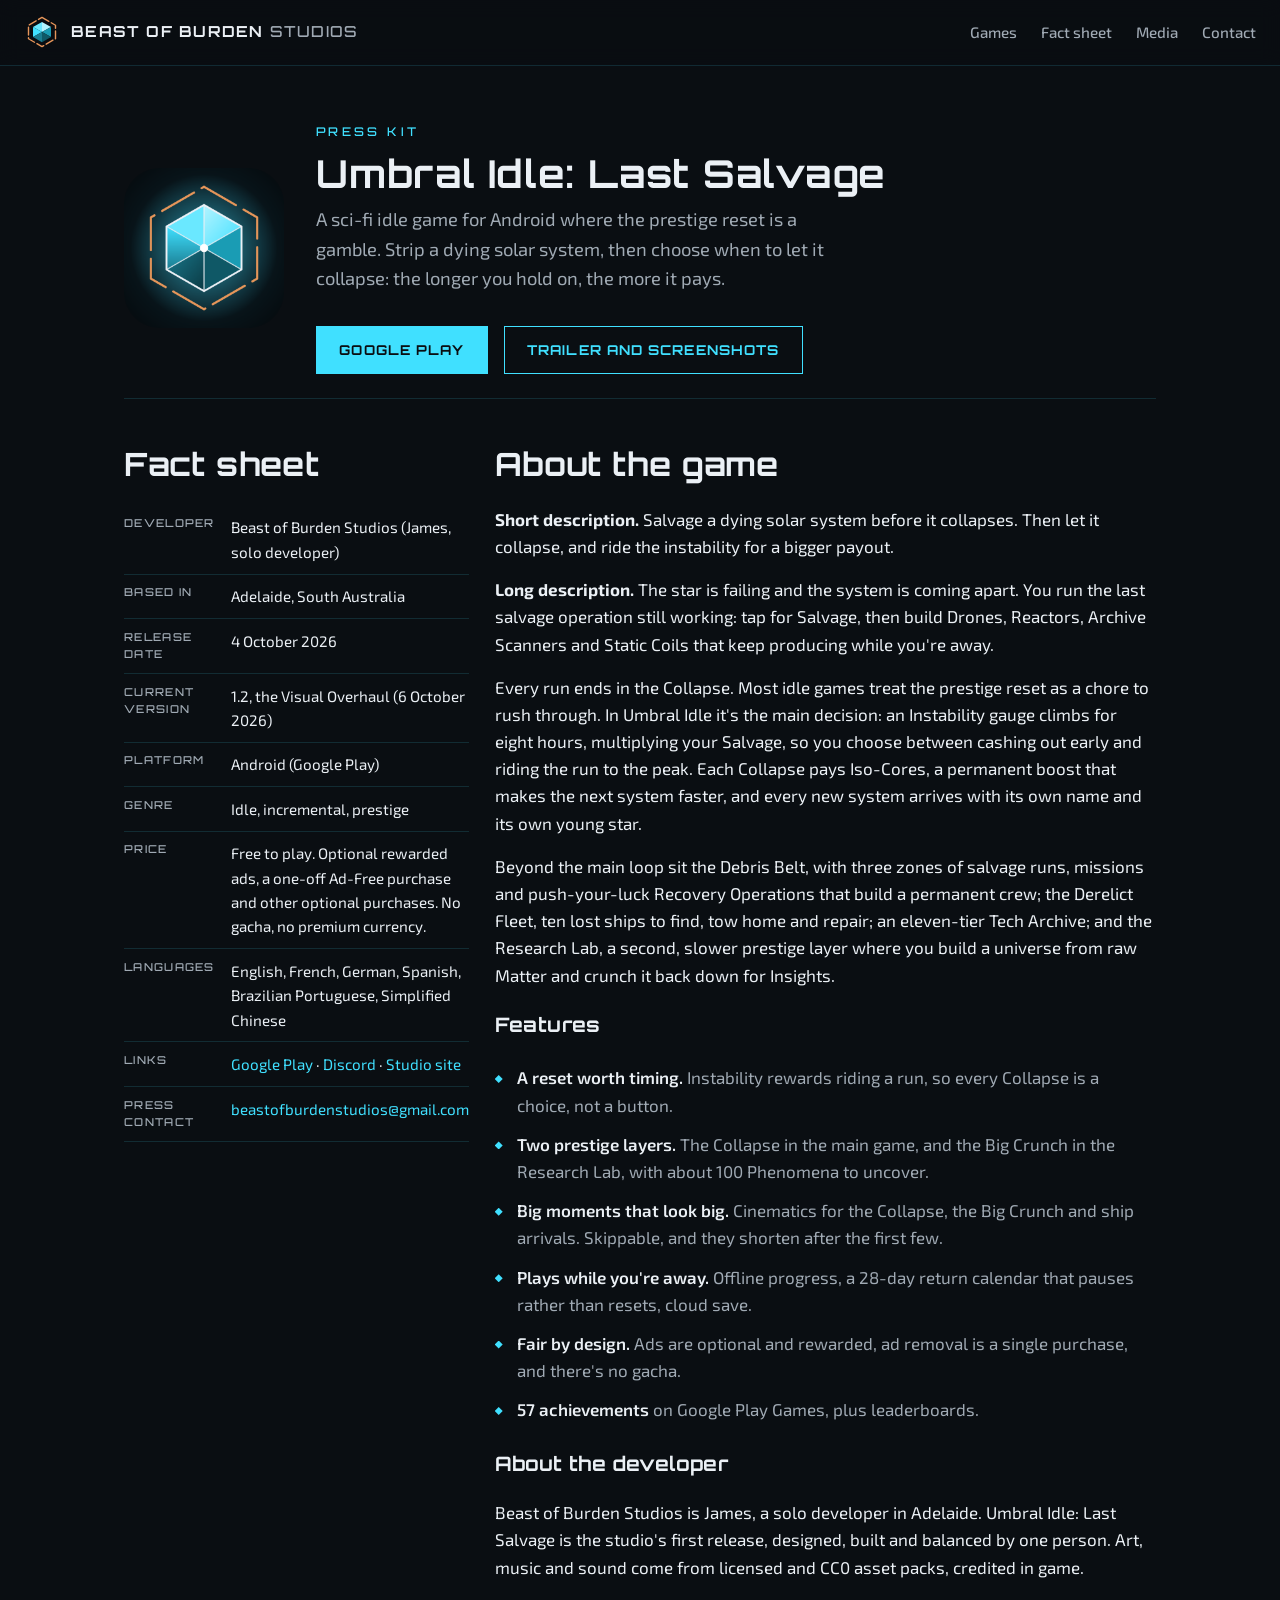
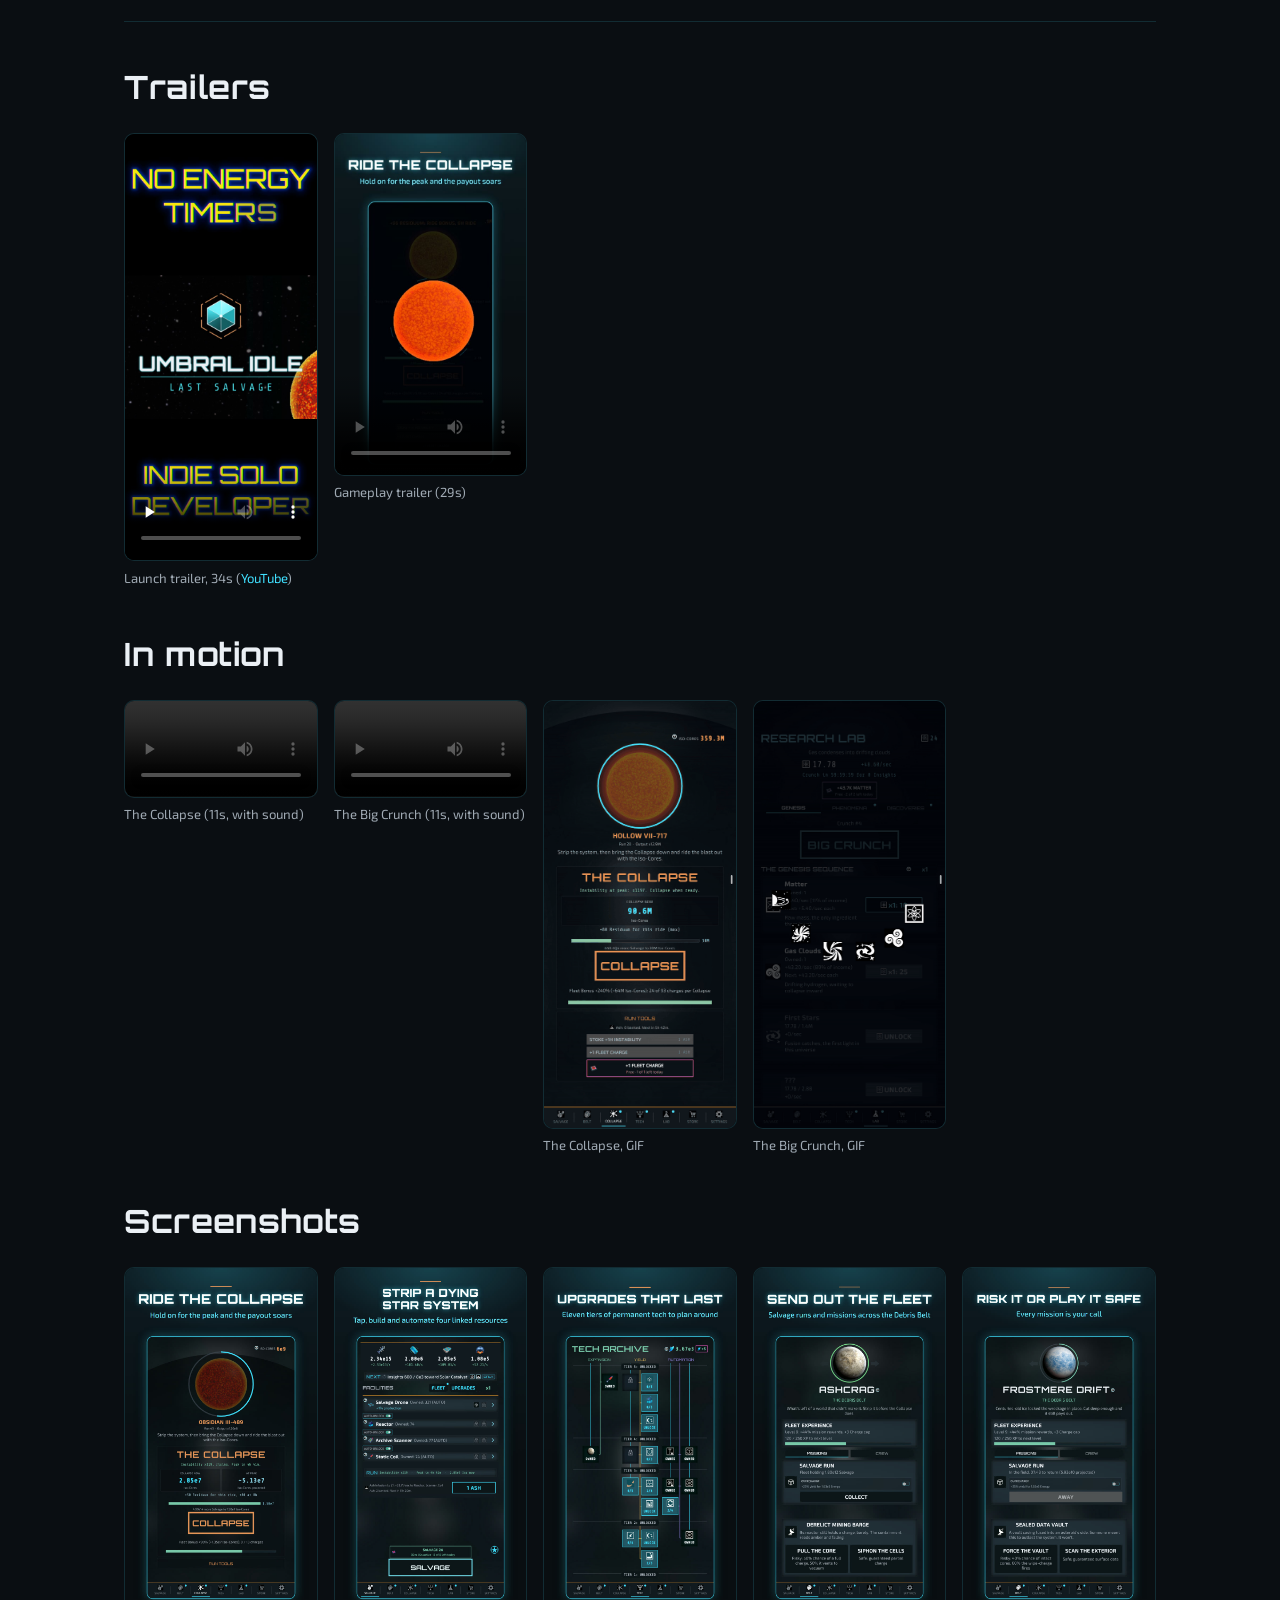
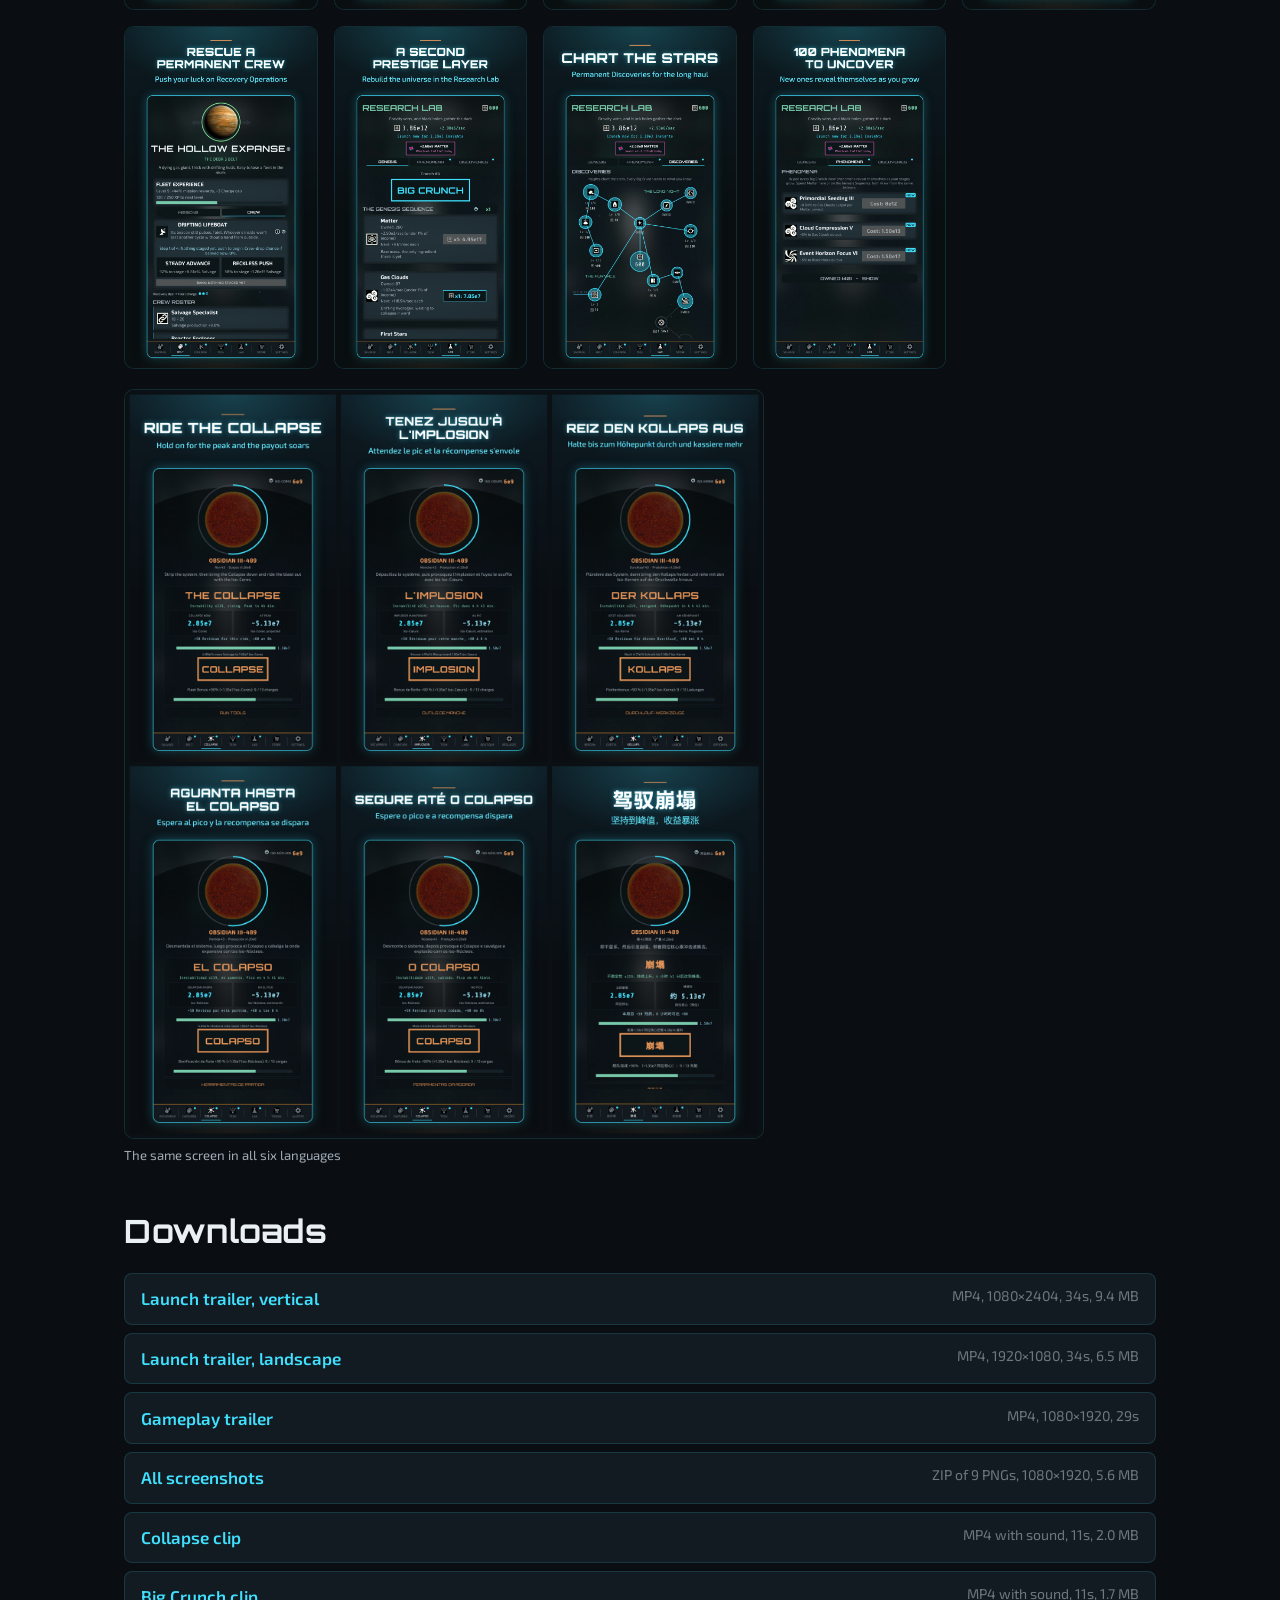
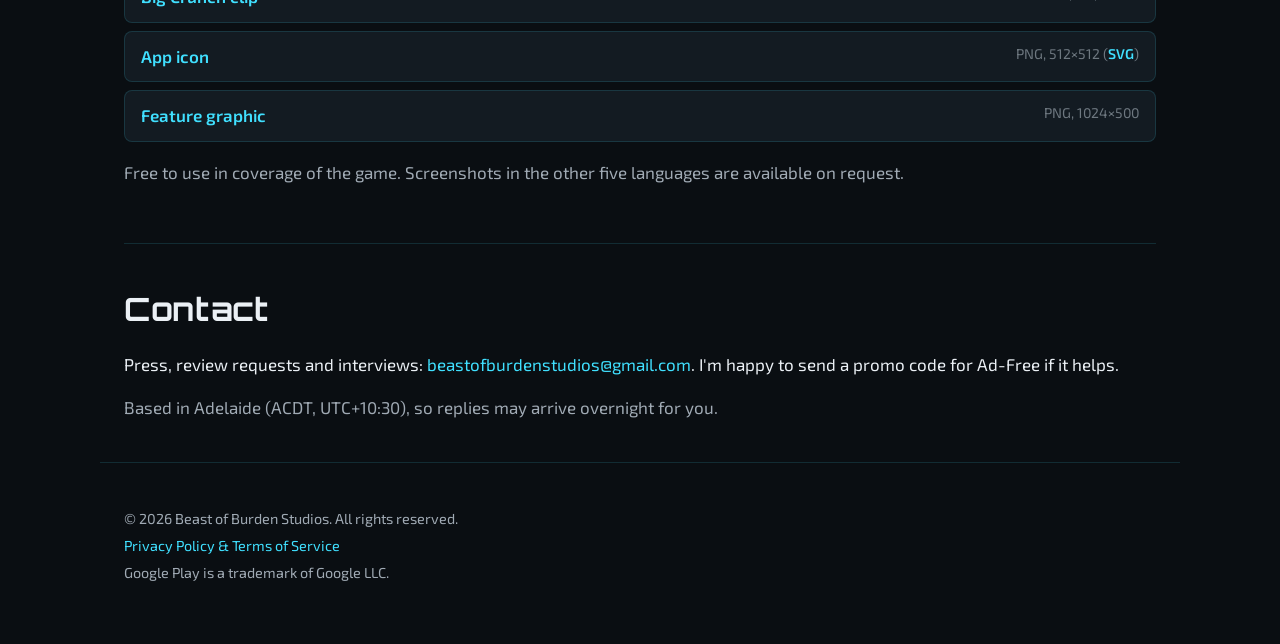
<file: umbral/press/index.html>
<!DOCTYPE html>
<html lang="en">
<head>
<meta charset="UTF-8">
<meta name="viewport" content="width=device-width, initial-scale=1.0">
<title>Umbral Idle: Last Salvage Press Kit</title>
<meta name="description" content="Press kit for Umbral Idle: Last Salvage, a sci-fi idle game for Android by Beast of Burden Studios, a solo developer in Adelaide. Fact sheet, trailer, screenshots, logos and contact.">
<meta property="og:title" content="Umbral Idle: Last Salvage Press Kit">
<meta property="og:description" content="Fact sheet, trailer, screenshots, logos and contact for Umbral Idle: Last Salvage (Android).">
<meta property="og:image" content="https://jumentous.github.io/umbral/press/media/umbral_idle_feature_1024x500.png">
<meta name="theme-color" content="#0a0e12">
<link rel="icon" type="image/png" href="../../assets/umbral-idle-icon.png">
<link rel="preconnect" href="https://fonts.googleapis.com">
<link rel="preconnect" href="https://fonts.gstatic.com" crossorigin>
<link href="https://fonts.googleapis.com/css2?family=Orbitron:wght@500;700&family=Exo+2:ital,wght@0,400;0,500;0,600;1,400;1,500&display=swap" rel="stylesheet">
<link rel="stylesheet" href="../../style.css">
<style>
/* Press kit: reuses the studio site's tokens and type; adds a fact sheet, media grid and download rows. */
.press-hero { padding: 3.5rem 0 1.5rem; display: grid; grid-template-columns: 160px 1fr; gap: 2rem; align-items: center; }
.press-hero img { width: 160px; height: 160px; border-radius: 36px; }
.press-hero h1 { font-size: clamp(1.6rem, 4vw, 2.4rem); margin: 0.25rem 0 0.75rem; }
.press-grid { display: grid; grid-template-columns: minmax(0, 1fr) minmax(0, 2fr); gap: 2.5rem; align-items: start; }
.facts { width: 100%; border-collapse: collapse; font-size: 0.95rem; }
.facts th, .facts td { text-align: left; vertical-align: top; padding: 0.6rem 0; border-bottom: 1px solid var(--rule); }
.facts th { font-family: var(--display); font-size: 0.68rem; letter-spacing: 0.12em; text-transform: uppercase; color: var(--muted); font-weight: 500; width: 38%; padding-right: 1rem; }
.facts td { color: var(--fg); }
.facts a { color: var(--accent); }
.press-media { display: grid; grid-template-columns: repeat(auto-fill, minmax(180px, 1fr)); gap: 1rem; margin: 1.25rem 0; }
.press-media figure { margin: 0; min-width: 0; }
.press-media img, .press-media video { width: 100%; height: auto; display: block; border: 1px solid var(--rule); border-radius: 10px; background: var(--bg); }
.press-media figcaption a { color: var(--accent); }
.press-media figcaption { margin-top: 0.4rem; font-size: 0.82rem; color: var(--muted); }
.downloads { list-style: none; padding: 0; margin: 1rem 0; display: grid; gap: 0.5rem; }
.downloads li { display: flex; flex-wrap: wrap; justify-content: space-between; gap: 0.25rem 1rem; padding: 0.7rem 1rem; background: var(--bg-panel); border: 1px solid var(--rule); border-radius: 8px; }
.downloads a { color: var(--accent); font-weight: 600; }
.downloads span { color: var(--dim); font-size: 0.88rem; }
.press-section h2 { margin-bottom: 1rem; }
.press-section { padding: 2.5rem 0; border-top: 1px solid var(--rule); }
@media (max-width: 820px) {
  .press-grid { grid-template-columns: 1fr; gap: 1.5rem; }
  .press-hero { grid-template-columns: 1fr; gap: 1rem; padding-top: 2.5rem; }
  .press-hero img { width: 112px; height: 112px; border-radius: 26px; }
}
@media (max-width: 520px) {
  .site-nav a[href="#facts"], .site-nav a[href="#media"] { display: none; }
  .facts th { width: 34%; }
  .facts td, .prose { overflow-wrap: anywhere; }
}
</style>
</head>
<body>

<header class="site-header">
  <a class="brand" href="../../" aria-label="Beast of Burden Studios home">
    <svg class="brand-mark" viewBox="0 0 64 64" width="36" height="36" aria-hidden="true">
      <path d="M32 6 L56 20 L56 44 L32 58 L8 44 L8 20 Z" fill="none" stroke="#E6965A" stroke-width="2.5" stroke-dasharray="14 5" stroke-linecap="round" stroke-linejoin="round"/>
      <path d="M32 14 L32 32 L48 23 Z" fill="#B4F4FF"/>
      <path d="M32 14 L16 23 L32 32 Z" fill="#6AE8FF"/>
      <path d="M16 23 L16 41 L32 32 Z" fill="#40E0FF"/>
      <path d="M32 32 L48 23 L48 41 Z" fill="#1A9CB4"/>
      <path d="M16 41 L32 50 L32 32 Z" fill="#1A7C90"/>
      <path d="M32 32 L48 41 L32 50 Z" fill="#0F5866"/>
    </svg>
    <span class="brand-name">Beast of Burden <span class="brand-thin">Studios</span></span>
  </a>
  <nav class="site-nav" aria-label="Primary">
    <a href="../../#games">Games</a>
    <a href="#facts">Fact sheet</a>
    <a href="#media">Media</a>
    <a href="#contact">Contact</a>
  </nav>
</header>

<main>

  <section class="press-hero">
    <img src="media/umbral_idle_icon_512.png" alt="Umbral Idle: Last Salvage app icon" width="160" height="160">
    <div>
      <p class="eyebrow">Press kit</p>
      <h1>Umbral Idle: Last Salvage</h1>
      <p class="lede">A sci-fi idle game for Android where the prestige reset is a gamble. Strip a dying solar system, then choose when to let it collapse: the longer you hold on, the more it pays.</p>
      <div class="hero-actions">
        <a class="button button-primary" href="https://play.google.com/store/apps/details?id=com.beastofburdenstudios.projectiso" target="_blank" rel="noopener">Google Play</a>
        <a class="button button-ghost" href="#media">Trailer and screenshots</a>
      </div>
    </div>
  </section>

  <section id="facts" class="press-section press-grid">
    <div>
      <h2>Fact sheet</h2>
      <table class="facts">
        <tr><th>Developer</th><td>Beast of Burden Studios (James, solo developer)</td></tr>
        <tr><th>Based in</th><td>Adelaide, South Australia</td></tr>
        <tr><th>Release date</th><td>4 October 2026</td></tr>
        <tr><th>Current version</th><td>1.2, the Visual Overhaul (6 October 2026)</td></tr>
        <tr><th>Platform</th><td>Android (Google Play)</td></tr>
        <tr><th>Genre</th><td>Idle, incremental, prestige</td></tr>
        <tr><th>Price</th><td>Free to play. Optional rewarded ads, a one-off Ad-Free purchase and other optional purchases. No gacha, no premium currency.</td></tr>
        <tr><th>Languages</th><td>English, French, German, Spanish, Brazilian Portuguese, Simplified Chinese</td></tr>
        <tr><th>Links</th><td><a href="https://play.google.com/store/apps/details?id=com.beastofburdenstudios.projectiso" target="_blank" rel="noopener">Google Play</a> · <a href="https://discord.gg/URhqsUCgvG" target="_blank" rel="noopener">Discord</a> · <a href="../../">Studio site</a></td></tr>
        <tr><th>Press contact</th><td><a href="mailto:beastofburdenstudios@gmail.com">beastofburdenstudios@gmail.com</a></td></tr>
      </table>
    </div>

    <div class="prose">
      <h2>About the game</h2>
      <p><strong>Short description.</strong> Salvage a dying solar system before it collapses. Then let it collapse, and ride the instability for a bigger payout.</p>
      <p><strong>Long description.</strong> The star is failing and the system is coming apart. You run the last salvage operation still working: tap for Salvage, then build Drones, Reactors, Archive Scanners and Static Coils that keep producing while you're away.</p>
      <p>Every run ends in the Collapse. Most idle games treat the prestige reset as a chore to rush through. In Umbral Idle it's the main decision: an Instability gauge climbs for eight hours, multiplying your Salvage, so you choose between cashing out early and riding the run to the peak. Each Collapse pays Iso-Cores, a permanent boost that makes the next system faster, and every new system arrives with its own name and its own young star.</p>
      <p>Beyond the main loop sit the Debris Belt, with three zones of salvage runs, missions and push-your-luck Recovery Operations that build a permanent crew; the Derelict Fleet, ten lost ships to find, tow home and repair; an eleven-tier Tech Archive; and the Research Lab, a second, slower prestige layer where you build a universe from raw Matter and crunch it back down for Insights.</p>
      <h3>Features</h3>
      <ul class="feature-list">
        <li><span class="feature-title">A reset worth timing.</span> Instability rewards riding a run, so every Collapse is a choice, not a button.</li>
        <li><span class="feature-title">Two prestige layers.</span> The Collapse in the main game, and the Big Crunch in the Research Lab, with about 100 Phenomena to uncover.</li>
        <li><span class="feature-title">Big moments that look big.</span> Cinematics for the Collapse, the Big Crunch and ship arrivals. Skippable, and they shorten after the first few.</li>
        <li><span class="feature-title">Plays while you're away.</span> Offline progress, a 28-day return calendar that pauses rather than resets, cloud save.</li>
        <li><span class="feature-title">Fair by design.</span> Ads are optional and rewarded, ad removal is a single purchase, and there's no gacha.</li>
        <li><span class="feature-title">57 achievements</span> on Google Play Games, plus leaderboards.</li>
      </ul>
      <h3>About the developer</h3>
      <p>Beast of Burden Studios is James, a solo developer in Adelaide. Umbral Idle: Last Salvage is the studio's first release, designed, built and balanced by one person. Art, music and sound come from licensed and CC0 asset packs, credited in game.</p>
    </div>
  </section>

  <section id="media" class="press-section">
    <h2>Trailers</h2>
    <div class="press-media">
      <figure>
        <video controls preload="none" playsinline poster="media/launch_trailer_poster.jpg" width="1080" height="2404">
          <source src="media/umbral_launch_trailer_vertical.mp4" type="video/mp4">
        </video>
        <figcaption>Launch trailer, 34s (<a href="https://youtube.com/shorts/GBGlV24xF-A" target="_blank" rel="noopener">YouTube</a>)</figcaption>
      </figure>
      <figure>
        <video controls preload="metadata" playsinline poster="media/trailer_poster.jpg" width="1080" height="1920">
          <source src="media/umbral_trailer_30s.mp4" type="video/mp4">
        </video>
        <figcaption>Gameplay trailer (29s)</figcaption>
      </figure>
    </div>

    <h2 style="margin-top:2.5rem">In motion</h2>
    <div class="press-media">
      <figure>
        <video controls preload="metadata" playsinline width="1080" height="2404"><source src="media/collapse_cinematic.mp4" type="video/mp4"></video>
        <figcaption>The Collapse (11s, with sound)</figcaption>
      </figure>
      <figure>
        <video controls preload="metadata" playsinline width="1080" height="2404"><source src="media/big_crunch_cinematic.mp4" type="video/mp4"></video>
        <figcaption>The Big Crunch (11s, with sound)</figcaption>
      </figure>
      <figure>
        <img src="../../assets/screenshots/umbral/collapse_cinematic.gif" alt="The Collapse cinematic as a GIF" width="480" height="1069" loading="lazy">
        <figcaption>The Collapse, GIF</figcaption>
      </figure>
      <figure>
        <img src="../../assets/screenshots/umbral/big_crunch_cinematic.gif" alt="The Big Crunch cinematic as a GIF" width="480" height="1069" loading="lazy">
        <figcaption>The Big Crunch, GIF</figcaption>
      </figure>
    </div>

    <h2 style="margin-top:2.5rem">Screenshots</h2>
    <div class="press-media">
      <figure><img src="../../assets/screenshots/umbral/01_collapse.jpg" alt="Ride the Collapse: the Collapse screen" width="720" height="1280" loading="lazy"></figure>
      <figure><img src="../../assets/screenshots/umbral/02_salvage.jpg" alt="Strip a dying star system: the Salvage screen" width="720" height="1280" loading="lazy"></figure>
      <figure><img src="../../assets/screenshots/umbral/03_archive.jpg" alt="Upgrades that last: the Tech Archive" width="720" height="1280" loading="lazy"></figure>
      <figure><img src="../../assets/screenshots/umbral/04_belt.jpg" alt="Send out the fleet: the Debris Belt" width="720" height="1280" loading="lazy"></figure>
      <figure><img src="../../assets/screenshots/umbral/05_belt_frostmere.jpg" alt="Risk it or play it safe: missions on Frostmere Drift" width="720" height="1280" loading="lazy"></figure>
      <figure><img src="../../assets/screenshots/umbral/06_belt_crew.jpg" alt="Rescue a permanent crew: a Recovery Operation" width="720" height="1280" loading="lazy"></figure>
      <figure><img src="../../assets/screenshots/umbral/07_lab.jpg" alt="A second prestige layer: the Research Lab" width="720" height="1280" loading="lazy"></figure>
      <figure><img src="../../assets/screenshots/umbral/08_lab_discoveries.jpg" alt="Chart the stars: the Discoveries star chart" width="720" height="1280" loading="lazy"></figure>
      <figure><img src="../../assets/screenshots/umbral/09_lab_phenomena.jpg" alt="100 Phenomena to uncover" width="720" height="1280" loading="lazy"></figure>
    </div>
    <figure class="press-media" style="display:block">
      <img src="media/languages_collapse.png" alt="The Collapse screen in English, French, German, Spanish, Brazilian Portuguese and Simplified Chinese" width="1668" height="1956" loading="lazy" style="max-width:640px">
      <figcaption>The same screen in all six languages</figcaption>
    </figure>

    <h2 style="margin-top:2.5rem">Downloads</h2>
    <ul class="downloads">
      <li><a href="media/umbral_launch_trailer_vertical.mp4" download>Launch trailer, vertical</a><span>MP4, 1080×2404, 34s, 9.4 MB</span></li>
      <li><a href="media/umbral_launch_trailer_landscape.mp4" download>Launch trailer, landscape</a><span>MP4, 1920×1080, 34s, 6.5 MB</span></li>
      <li><a href="media/umbral_trailer_30s.mp4" download>Gameplay trailer</a><span>MP4, 1080×1920, 29s</span></li>
      <li><a href="media/umbral_idle_screenshots_1080x1920.zip" download>All screenshots</a><span>ZIP of 9 PNGs, 1080×1920, 5.6 MB</span></li>
      <li><a href="media/collapse_cinematic.mp4" download>Collapse clip</a><span>MP4 with sound, 11s, 2.0 MB</span></li>
      <li><a href="media/big_crunch_cinematic.mp4" download>Big Crunch clip</a><span>MP4 with sound, 11s, 1.7 MB</span></li>
      <li><a href="media/umbral_idle_icon_512.png" download>App icon</a><span>PNG, 512×512 (<a href="media/umbral_idle_icon.svg" download>SVG</a>)</span></li>
      <li><a href="media/umbral_idle_feature_1024x500.png" download>Feature graphic</a><span>PNG, 1024×500</span></li>
    </ul>
    <p class="muted">Free to use in coverage of the game. Screenshots in the other five languages are available on request.</p>
  </section>

  <section id="contact" class="press-section">
    <h2>Contact</h2>
    <div class="prose">
      <p>Press, review requests and interviews: <a href="mailto:beastofburdenstudios@gmail.com">beastofburdenstudios@gmail.com</a>. I'm happy to send a promo code for Ad-Free if it helps.</p>
      <p class="muted">Based in Adelaide (ACDT, UTC+10:30), so replies may arrive overnight for you.</p>
    </div>
  </section>

</main>

<footer class="site-footer">
  <p>&copy; 2026 Beast of Burden Studios. All rights reserved.</p>
  <p><a href="https://jumentous.github.io/Project-ISO/">Privacy Policy &amp; Terms of Service</a></p>
  <p class="muted">Google Play is a trademark of Google LLC.</p>
</footer>

</body>
</html>
</file>
<file: style.css>
/* Beast of Burden Studios — studio site.
   Palette lifted from the game's UI (MVP.uss): near-black ground,
   accent cyan, ember orange, cool grey text. Type: Orbitron for display,
   Exo 2 for body — the same pairing the game uses. */

:root {
  --bg: #0a0e12;
  --bg-raised: #10161c;
  --bg-panel: #131b22;
  --fg: #ebf0f5;
  --muted: #a0aab4;
  --dim: #6e7880;
  --accent: #40e0ff;
  --accent-deep: #1a9cb4;
  --ember: #e6965a;
  --brass: #e0aa48;
  --rule: rgba(64, 224, 255, 0.14);
  --max: 1080px;
  --display: "Orbitron", "Eurostile", "Bank Gothic", system-ui, sans-serif;
  --body: "Exo 2", "Segoe UI", system-ui, sans-serif;
}

* { box-sizing: border-box; }
html { scroll-behavior: smooth; }
body {
  margin: 0;
  background: var(--bg);
  color: var(--fg);
  font-family: var(--body);
  font-size: 17px;
  line-height: 1.6;
  -webkit-font-smoothing: antialiased;
}
img { max-width: 100%; height: auto; display: block; }
a { color: var(--accent); text-decoration: none; }
a:hover { color: #a0eeff; text-decoration: underline; text-underline-offset: 3px; }

h1, h2, h3, .brand-name, .button, .eyebrow {
  font-family: var(--display);
  letter-spacing: 0.02em;
}
h1 {
  font-size: clamp(2.2rem, 5.5vw, 4rem);
  line-height: 1.05;
  margin: 0 0 1.25rem;
  font-weight: 700;
}
h2 {
  font-size: clamp(1.4rem, 3vw, 2rem);
  margin: 0;
  font-weight: 700;
}
.eyebrow {
  color: var(--accent);
  font-size: 0.75rem;
  letter-spacing: 0.28em;
  text-transform: uppercase;
  margin: 0 0 0.75rem;
  font-weight: 500;
}
.muted { color: var(--muted); }

/* Header */
.site-header {
  position: sticky;
  top: 0;
  z-index: 10;
  display: flex;
  align-items: center;
  justify-content: space-between;
  gap: 1rem;
  padding: 0.9rem 1.5rem;
  background: rgba(10, 14, 18, 0.85);
  backdrop-filter: blur(10px);
  border-bottom: 1px solid var(--rule);
}
.brand {
  display: flex;
  align-items: center;
  gap: 0.7rem;
  color: var(--fg);
}
.brand:hover { text-decoration: none; color: var(--fg); }
.brand-mark { flex-shrink: 0; }
.brand-name {
  font-size: 0.95rem;
  font-weight: 700;
  letter-spacing: 0.08em;
  text-transform: uppercase;
}
.brand-thin { font-weight: 500; color: var(--muted); }
.site-nav { display: flex; gap: 1.5rem; }
.site-nav a {
  color: var(--muted);
  font-size: 0.95rem;
  font-weight: 500;
}
.site-nav a:hover { color: var(--accent); text-decoration: none; }

/* Layout */
main { max-width: var(--max); margin: 0 auto; padding: 0 1.5rem; }
.section {
  padding: 4.5rem 0;
  border-top: 1px solid var(--rule);
}
.section-head { margin-bottom: 2rem; }
.section-split {
  display: grid;
  grid-template-columns: minmax(0, 1fr) minmax(0, 2fr);
  gap: 2rem 4rem;
}
.section-split .section-head { margin-bottom: 0; }
.prose p { margin: 0 0 1rem; }
.prose p:last-child { margin-bottom: 0; }

/* Hero */
.hero {
  display: grid;
  grid-template-columns: minmax(0, 3fr) minmax(0, 2fr);
  align-items: center;
  gap: 3rem;
  padding: 5rem 0 5.5rem;
  min-height: min(70vh, 640px);
}
.lede {
  font-size: 1.15rem;
  color: var(--muted);
  max-width: 34rem;
  margin: 0 0 2rem;
}
.hero-actions, .game-actions {
  display: flex;
  flex-wrap: wrap;
  align-items: center;
  gap: 1rem;
}
.hero-art {
  position: relative;
  aspect-ratio: 1;
  max-width: 420px;
  width: 100%;
  justify-self: center;
}
.hero-art::before {
  content: "";
  position: absolute;
  inset: 8%;
  border-radius: 50%;
  background: radial-gradient(circle, rgba(220, 80, 70, 0.28) 0%, rgba(220, 80, 70, 0) 68%);
}
.hero-art::after {
  content: "";
  position: absolute;
  inset: 4%;
  border-radius: 50%;
  border: 1.5px solid var(--accent);
  opacity: 0.35;
  transform: rotate(-18deg) scaleY(0.36);
}
.hero-sun {
  position: absolute;
  width: 62%;
  left: 19%;
  top: 14%;
  filter: drop-shadow(0 0 40px rgba(220, 80, 70, 0.35));
  animation: drift 14s ease-in-out infinite;
}
.hero-planet {
  position: absolute;
  width: 20%;
  right: 4%;
  bottom: 14%;
  filter: drop-shadow(0 0 16px rgba(64, 224, 255, 0.35));
  animation: drift 9s ease-in-out infinite reverse;
}
@keyframes drift {
  0%, 100% { transform: translateY(0); }
  50% { transform: translateY(-8px); }
}
@media (prefers-reduced-motion: reduce) {
  .hero-sun, .hero-planet { animation: none; }
  html { scroll-behavior: auto; }
}

/* Buttons */
.button {
  display: inline-flex;
  align-items: center;
  justify-content: center;
  min-height: 48px;
  padding: 0.7rem 1.4rem;
  border: 1.5px solid var(--accent);
  font-size: 0.85rem;
  font-weight: 700;
  letter-spacing: 0.08em;
  text-transform: uppercase;
  color: var(--accent);
  background: transparent;
  transition: background 0.15s, color 0.15s, box-shadow 0.15s;
}
.button:hover { text-decoration: none; }
.button-primary { background: var(--accent); color: var(--bg); }
.button-primary:hover { background: #7ae9ff; color: var(--bg); box-shadow: 0 0 24px rgba(64, 224, 255, 0.35); }
.button-ghost:hover { background: rgba(64, 224, 255, 0.12); color: var(--accent); }
.button-disabled {
  border-color: var(--dim);
  color: var(--muted);
  cursor: default;
}
.text-link { font-size: 0.95rem; }

/* Game card */
.game-card {
  display: grid;
  grid-template-columns: 160px minmax(0, 1fr);
  gap: 2rem;
  padding: 2rem;
  background: var(--bg-panel);
  border: 1px solid var(--rule);
  position: relative;
}
.game-card::before,
.game-card::after {
  content: "";
  position: absolute;
  width: 18px;
  height: 18px;
  border: 2px solid var(--accent);
}
.game-card::before { top: -1px; left: -1px; border-right: 0; border-bottom: 0; }
.game-card::after { bottom: -1px; right: -1px; border-left: 0; border-top: 0; }
.game-icon {
  width: 160px;
  height: 160px;
  border-radius: 36px;
  box-shadow: 0 20px 50px rgba(0, 0, 0, 0.55);
}
.game-card + .game-card { margin-top: 2rem; }
.game-title {
  font-size: clamp(1.25rem, 2.4vw, 1.6rem);
  margin: 0 0 0.25rem;
  font-weight: 700;
}
/* Temptation has no sourced art yet: an honest placeholder panel, same
   footprint as the Umbral icon, never a stand-in illustration. */
.game-art--placeholder {
  width: 160px;
  height: 160px;
  border-radius: 36px;
  border: 1.5px dashed rgba(230, 150, 90, 0.5);
  background: rgba(230, 150, 90, 0.06);
  display: flex;
  flex-direction: column;
  align-items: center;
  justify-content: center;
  gap: 0.25rem;
  position: relative;
}
.game-art--placeholder svg { width: 96px; height: 96px; }
.game-art-note {
  position: absolute;
  bottom: 12px;
  font-family: var(--display);
  font-size: 0.6rem;
  letter-spacing: 0.18em;
  text-transform: uppercase;
  color: var(--ember);
}
.game-card--fantasy::before,
.game-card--fantasy::after { border-color: var(--ember); }
.feature-list.feature-list--ember li::before { background: var(--ember); }
/* Lay the Line: brass accent from the game's own palette */
.game-card--rail::before,
.game-card--rail::after { border-color: var(--brass); }
.game-tag.game-tag--rail { color: var(--brass); }
.feature-list.feature-list--rail li::before { background: var(--brass); }
.game-banner {
  display: block;
  width: 100%;
  height: auto;
  margin: 0 0 1.25rem;
  border: 1px solid var(--rule);
  border-radius: 10px;
  image-rendering: pixelated;
}
.game-tag {
  color: var(--ember);
  font-family: var(--display);
  font-size: 0.75rem;
  letter-spacing: 0.18em;
  text-transform: uppercase;
  margin: 0.25rem 0 1rem;
}
.game-body p { margin-top: 0; }
.feature-list {
  list-style: none;
  padding: 0;
  margin: 1.5rem 0;
  display: grid;
  gap: 0.75rem;
}
.feature-list li {
  padding-left: 1.4rem;
  position: relative;
  color: var(--muted);
}
.feature-list li::before {
  content: "";
  position: absolute;
  left: 0;
  top: 0.62em;
  width: 8px;
  height: 8px;
  background: var(--accent);
  clip-path: polygon(50% 0, 100% 50%, 50% 100%, 0 50%);
}
.feature-title { color: var(--fg); font-weight: 600; }

/* Screenshot strip — horizontally scrollable row of portrait phone
   captures inside the Umbral card; snap per shot, no scrollbar chrome
   theming beyond a thin accent track. */
.screenshot-strip {
  display: flex;
  gap: 1rem;
  margin: 1.5rem 0;
  overflow-x: auto;
  scroll-snap-type: x proximity;
  padding-bottom: 0.75rem;
  scrollbar-color: var(--accent-deep) var(--bg-raised);
  scrollbar-width: thin;
}
.screenshot {
  margin: 0;
  flex-shrink: 0;
  scroll-snap-align: start;
}
.screenshot img {
  height: 380px;
  width: auto;
  border: 1px solid var(--rule);
  border-radius: 10px;
  background: var(--bg);
}
.screenshot iframe {
  display: block;
  height: 380px;
  width: 214px;
  border: 1px solid var(--rule);
  border-radius: 10px;
  background: var(--bg);
}
.screenshot figcaption {
  margin-top: 0.5rem;
  font-family: var(--display);
  font-size: 0.65rem;
  letter-spacing: 0.18em;
  text-transform: uppercase;
  color: var(--muted);
  text-align: center;
}

/* Footer */
.site-footer {
  max-width: var(--max);
  margin: 0 auto;
  padding: 2.5rem 1.5rem 3.5rem;
  border-top: 1px solid var(--rule);
  color: var(--muted);
  font-size: 0.9rem;
}
.site-footer p { margin: 0.25rem 0; }

/* Responsive */
@media (max-width: 820px) {
  .hero { grid-template-columns: 1fr; padding: 3rem 0 3.5rem; min-height: 0; }
  .hero-art { max-width: 300px; order: -1; }
  .section-split { grid-template-columns: 1fr; gap: 1.25rem; }
  .game-card { grid-template-columns: 1fr; }
  .game-icon, .game-art--placeholder { width: 120px; height: 120px; border-radius: 27px; }
  .game-art--placeholder svg { width: 72px; height: 72px; }
}
@media (max-width: 520px) {
  body { font-size: 16px; }
  .site-header { padding: 0.75rem 1rem; }
  .brand-name { display: none; }
  .site-nav { gap: 1rem; }
  main { padding: 0 1rem; }
  .game-card { padding: 1.5rem; }
  .button { width: 100%; }
  .screenshot img { height: 300px; }
}

.game-tagline {
  font-family: var(--display);
  font-style: italic;
  font-size: 1rem;
  color: var(--fg);
  margin: 0 0 1.25rem;
}
.game-quote {
  margin: 1.5rem 0 0;
  padding: 1rem 1.25rem;
  border-left: 2px solid var(--ember);
  color: var(--muted);
  font-size: 0.95rem;
  font-style: italic;
}

/* PixelPicked badge: sits in the game-actions row beside the store button;
   the badge PNG carries its own frame, so just size and align it. */
.pixelpicked-badge { display: inline-flex; align-items: center; line-height: 0; }
.pixelpicked-badge img { display: block; max-width: 100%; height: auto; border-radius: 8px; }
</file>
